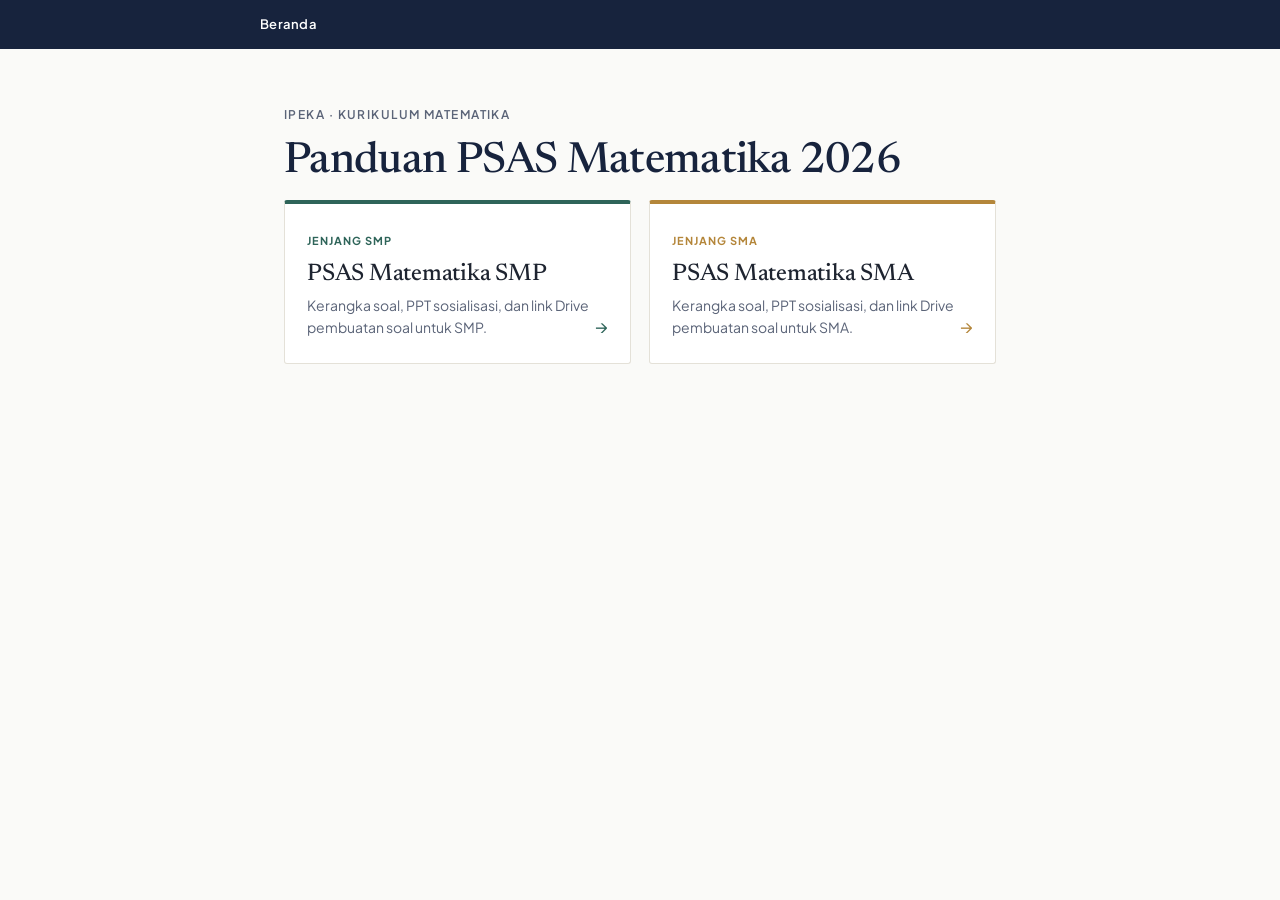
<file: index.html>
<!DOCTYPE html>
<html lang="id">
<head>
<meta charset="UTF-8">
<meta name="viewport" content="width=device-width, initial-scale=1.0">
<title>Panduan PSAS Matematika 2026</title>
<link rel="stylesheet" href="style.css">
</head>
<body>

  <div class="ledger">
    <div class="ledger-inner">
      <span class="current">Beranda</span>
    </div>
  </div>

  <div class="wrap">
    <div class="eyebrow">IPEKA · Kurikulum Matematika</div>
    <h1>Panduan PSAS Matematika 2026</h1>

    <div class="tabs">
      <a class="tab" href="psas-smp.html" style="--tab-accent:#2E6459">
        <div class="tab-label">Jenjang SMP</div>
        <div class="tab-title">PSAS Matematika SMP</div>
        <div class="tab-desc">Kerangka soal, PPT sosialisasi, dan link Drive pembuatan soal untuk SMP.</div>
        <div class="tab-arrow">→</div>
      </a>

      <a class="tab" href="psas-sma.html" style="--tab-accent:#B4863A">
        <div class="tab-label">Jenjang SMA</div>
        <div class="tab-title">PSAS Matematika SMA</div>
        <div class="tab-desc">Kerangka soal, PPT sosialisasi, dan link Drive pembuatan soal untuk SMA.</div>
        <div class="tab-arrow">→</div>
      </a>
    </div>
  </div>

</body>
</html>
</file>
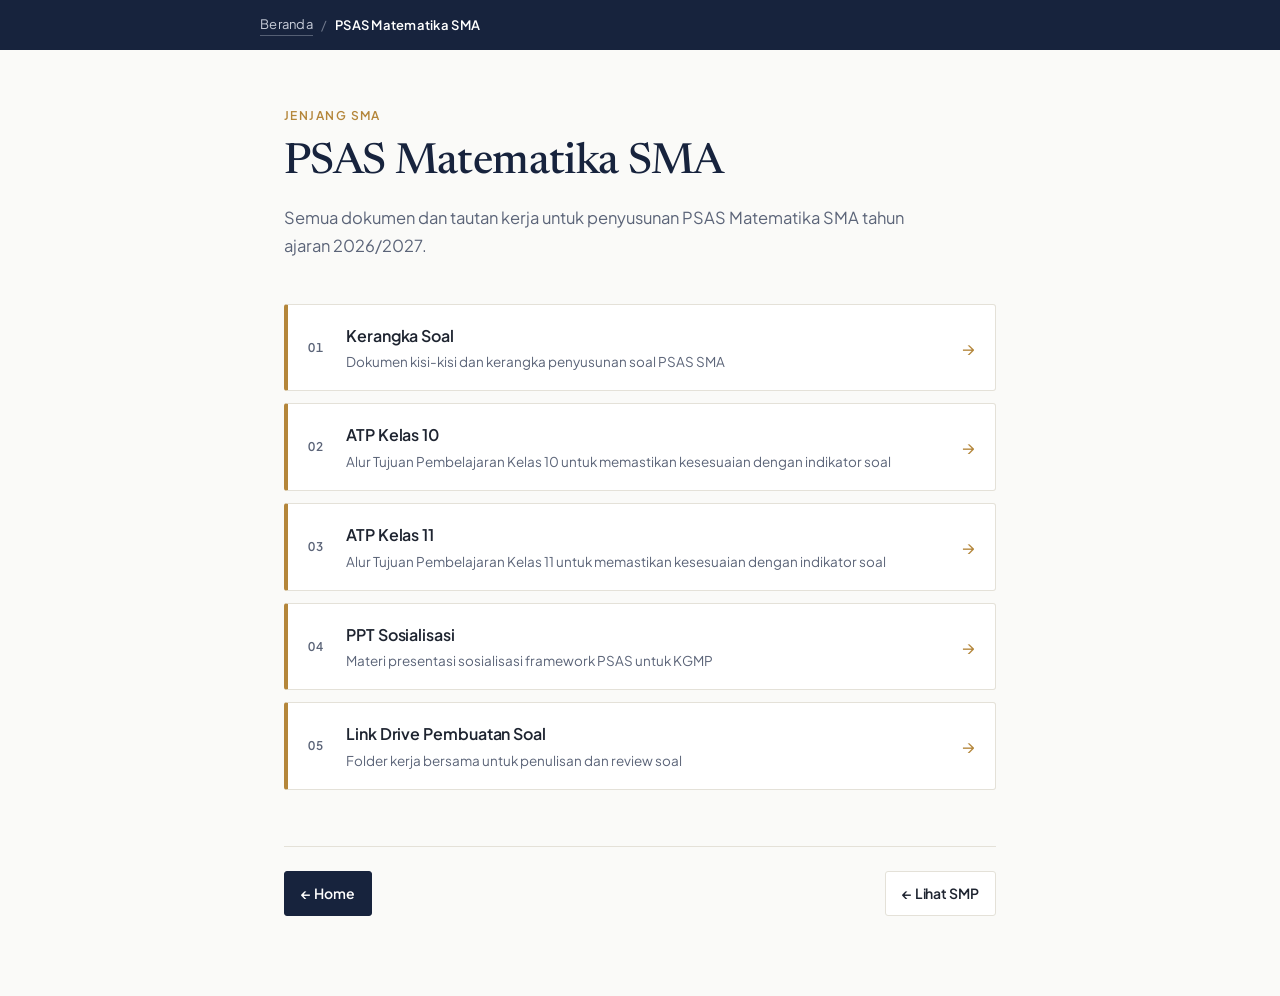
<file: psas-sma.html>
<!DOCTYPE html>
<html lang="id">
<head>
<meta charset="UTF-8">
<meta name="viewport" content="width=device-width, initial-scale=1.0">
<title>PSAS Matematika SMA</title>
<link rel="stylesheet" href="style.css">
</head>
<body>

  <div class="ledger">
    <div class="ledger-inner">
      <a href="index.html">Beranda</a>
      <span class="sep">/</span>
      <span class="current">PSAS Matematika SMA</span>
    </div>
  </div>

  <div class="wrap">
    <div class="eyebrow" style="color:#B4863A">Jenjang SMA</div>
    <h1>PSAS Matematika SMA</h1>
    <p class="subtitle">
      Semua dokumen dan tautan kerja untuk penyusunan PSAS Matematika SMA tahun ajaran 2026/2027.
    </p>

    <div class="index-list">
      <a class="index-card" style="--accent:#B4863A" href="https://docs.google.com/spreadsheets/d/15JR-OZMHgNra7NmUclTWD5eMRgHfvk9NhvmEN7oYWjI/edit?usp=sharing" target="_blank" rel="noopener">
        <span class="num">01</span>
        <span class="body">
          <div class="title">Kerangka Soal</div>
          <div class="desc">Dokumen kisi-kisi dan kerangka penyusunan soal PSAS SMA</div>
        </span>
        <span class="go">→</span>
      </a>

      <a class="index-card" style="--accent:#B4863A" href="https://docs.google.com/spreadsheets/d/1BNs3Qj1BRl6CllESw4NLNcSM38drtffKNY6JiW3wLxw/edit?usp=sharing" target="_blank" rel="noopener">
        <span class="num">02</span>
        <span class="body">
          <div class="title">ATP Kelas 10</div>
          <div class="desc">Alur Tujuan Pembelajaran Kelas 10 untuk memastikan kesesuaian dengan indikator soal</div>
        </span>
        <span class="go">→</span>
      </a>
      
      <a class="index-card" style="--accent:#B4863A" href="https://docs.google.com/spreadsheets/d/1sqrRBGwm8seaDVchJcSD0RqlOk84EKe602Vmdsx3AwY/edit?usp=sharing" target="_blank" rel="noopener">
        <span class="num">03</span>
        <span class="body">
          <div class="title">ATP Kelas 11</div>
          <div class="desc">Alur Tujuan Pembelajaran Kelas 11 untuk memastikan kesesuaian dengan indikator soal</div>
        </span>
        <span class="go">→</span>
      </a>
      
      <a class="index-card" style="--accent:#B4863A" href="https://docs.google.com/presentation/d/1nF60xZehhpHvruzzUgr3u4FWEAdOIaVYYU9lFFpjnKw/edit?usp=sharing" target="_blank" rel="noopener">
        <span class="num">04</span>
        <span class="body">
          <div class="title">PPT Sosialisasi</div>
          <div class="desc">Materi presentasi sosialisasi framework PSAS untuk KGMP</div>
        </span>
        <span class="go">→</span>
      </a>

      <a class="index-card" style="--accent:#B4863A" href="https://drive.google.com/drive/folders/1zq_KMMVDES5uvy68zcAFtz-Jd0BqbMrb?usp=sharing" target="_blank" rel="noopener">
        <span class="num">05</span>
        <span class="body">
          <div class="title">Link Drive Pembuatan Soal</div>
          <div class="desc">Folder kerja bersama untuk penulisan dan review soal</div>
        </span>
        <span class="go">→</span>
      </a>
    </div>

    <div class="footer-nav">
      <a class="nav-btn primary" href="index.html">← Home</a>
      <div class="nav-group">
        <a class="nav-btn" href="psas-smp.html">← Lihat SMP</a>
      </div>
    </div>
  </div>

</body>
</html>
</file>
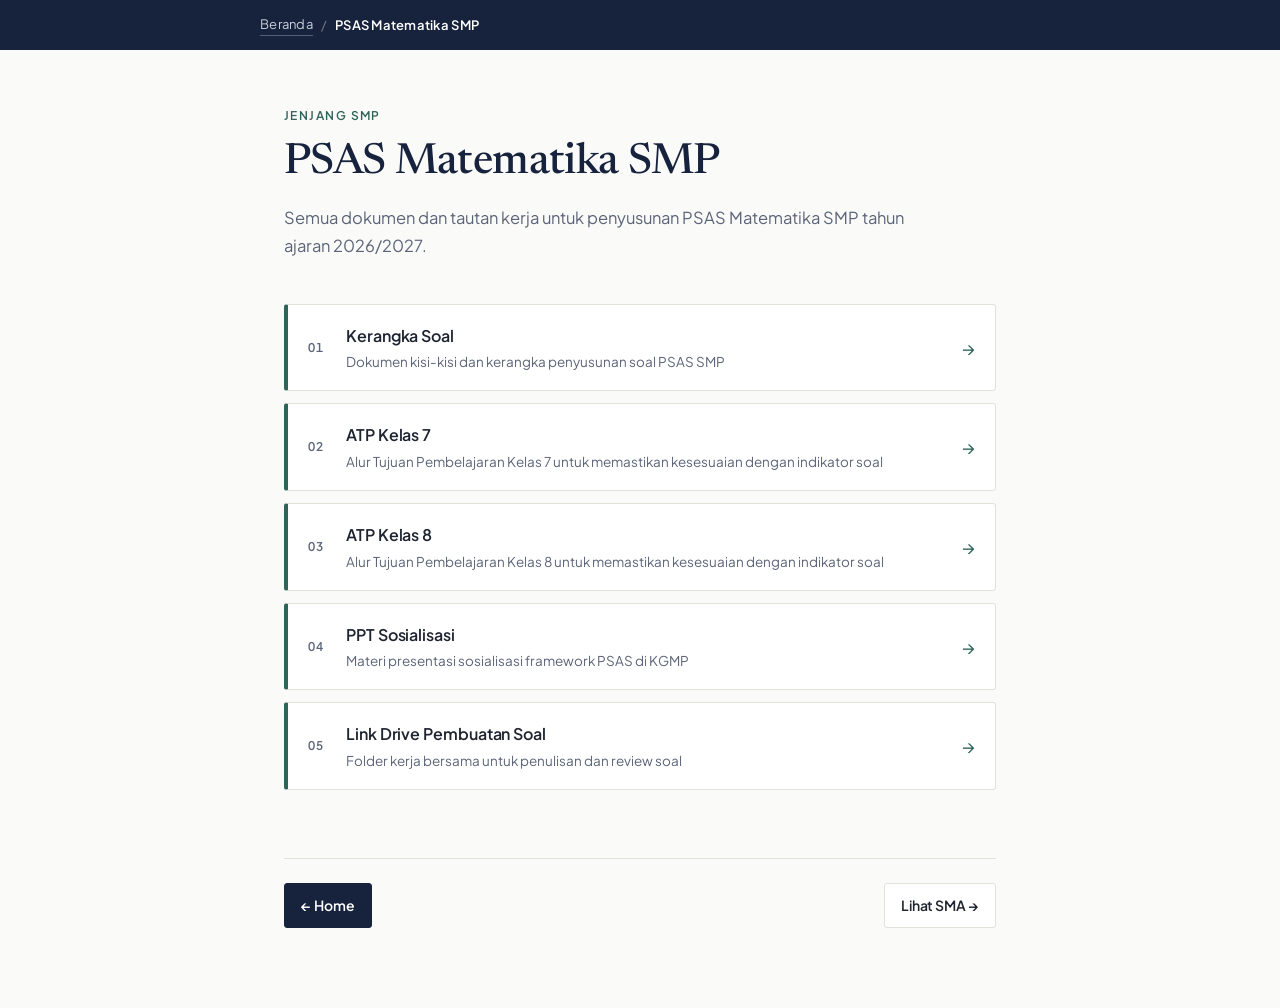
<file: psas-smp.html>
<!DOCTYPE html>
<html lang="id">
<head>
<meta charset="UTF-8">
<meta name="viewport" content="width=device-width, initial-scale=1.0">
<title>PSAS Matematika SMP</title>
<link rel="stylesheet" href="style.css">
</head>
<body>

  <div class="ledger">
    <div class="ledger-inner">
      <a href="index.html">Beranda</a>
      <span class="sep">/</span>
      <span class="current">PSAS Matematika SMP</span>
    </div>
  </div>

  <div class="wrap">
    <div class="eyebrow" style="color:#2E6459">Jenjang SMP</div>
    <h1>PSAS Matematika SMP</h1>
    <p class="subtitle">
      Semua dokumen dan tautan kerja untuk penyusunan PSAS Matematika SMP tahun ajaran 2026/2027.
    </p>

    <div class="index-list">
      <a class="index-card" style="--accent:#2E6459" href="https://docs.google.com/spreadsheets/d/1Ii2ON18Jo7EnhpRhiHVtXYfO2oxtkU8fo71Izkt-jNQ/edit?usp=sharing" target="_blank" rel="noopener">
        <span class="num">01</span>
        <span class="body">
          <div class="title">Kerangka Soal</div>
          <div class="desc">Dokumen kisi-kisi dan kerangka penyusunan soal PSAS SMP</div>
        </span>
        <span class="go">→</span>
      </a>

    <div class="index-list">
      <a class="index-card" style="--accent:#2E6459" href="https://docs.google.com/spreadsheets/d/13aAHZRa8O71NUk0ZfgpSP2SPXVeoOep_kqWIhHnUE0U/edit?usp=sharing" target="_blank" rel="noopener">
        <span class="num">02</span>
        <span class="body">
          <div class="title">ATP Kelas 7</div>
          <div class="desc">Alur Tujuan Pembelajaran Kelas 7 untuk memastikan kesesuaian dengan indikator soal</div>
        </span>
        <span class="go">→</span>
      </a>

<div class="index-list">
      <a class="index-card" style="--accent:#2E6459" href="https://docs.google.com/spreadsheets/d/1kh8pNY2JbpM5m_lgzae-YBWSNywC_Bz8j9d3c4ZtT0o/edit?usp=sharing" target="_blank" rel="noopener">
        <span class="num">03</span>
        <span class="body">
          <div class="title">ATP Kelas 8</div>
          <div class="desc">Alur Tujuan Pembelajaran Kelas 8 untuk memastikan kesesuaian dengan indikator soal</div>
        </span>
        <span class="go">→</span>
      </a>
      
      <a class="index-card" style="--accent:#2E6459" href="https://docs.google.com/presentation/d/1tB_UzyMTIc_6XKub0ZCttbPkNrg5oIZ3yUv3Zsz2eSk/edit?usp=sharing" target="_blank" rel="noopener">
        <span class="num">04</span>
        <span class="body">
          <div class="title">PPT Sosialisasi</div>
          <div class="desc">Materi presentasi sosialisasi framework PSAS di KGMP</div>
        </span>
        <span class="go">→</span>
      </a>

      <a class="index-card" style="--accent:#2E6459" href="https://drive.google.com/drive/folders/13pdlD-t_mG59WrxxhYXwg4n_OSxm1yCp?usp=sharing" target="_blank" rel="noopener">
        <span class="num">05</span>
        <span class="body">
          <div class="title">Link Drive Pembuatan Soal</div>
          <div class="desc">Folder kerja bersama untuk penulisan dan review soal</div>
        </span>
        <span class="go">→</span>
      </a>
    </div>

    <div class="footer-nav">
      <a class="nav-btn primary" href="index.html">← Home</a>
      <div class="nav-group">
        <a class="nav-btn" href="psas-sma.html">Lihat SMA →</a>
      </div>
    </div>
  </div>

</body>
</html>
</file>
<file: style.css>
/* ==========================================================
   Panduan PSAS Matematika 2026 — shared styles
   Palette:
     navy      #17233D  (header / footer / dark surfaces)
     paper     #FAFAF8  (page background)
     ink       #1E2430  (body text)
     slate     #5B6478  (secondary text)
     gold      #B4863A  (SMA accent + primary actions)
     teal      #2E6459  (SMP accent)
     hairline  #E4E1D8  (borders)
   Type:
     display   Newsreader        (judul — serif kontras lembut)
     body      Plus Jakarta Sans (teks & antarmuka)
   ========================================================== */

@import url('https://fonts.googleapis.com/css2?family=Newsreader:opsz,wght@6..72,400;6..72,500;6..72,600&family=Plus+Jakarta+Sans:wght@400;500;600;700&display=swap');

:root {
  --navy: #17233D;
  --paper: #FAFAF8;
  --ink: #1E2430;
  --slate: #5B6478;
  --gold: #B4863A;
  --teal: #2E6459;
  --hairline: #E4E1D8;

  --display: 'Newsreader', Georgia, 'Times New Roman', serif;
  --body: 'Plus Jakarta Sans', -apple-system, BlinkMacSystemFont, 'Segoe UI', sans-serif;
}

* { box-sizing: border-box; }

html, body {
  margin: 0;
  padding: 0;
  background: var(--paper);
  color: var(--ink);
  font-family: var(--body);
  font-size: 16px;
  line-height: 1.65;
  -webkit-font-smoothing: antialiased;
  -moz-osx-font-smoothing: grayscale;
}

.wrap {
  max-width: 760px;
  margin: 0 auto;
  padding: 0 24px 80px;
}

/* ---- top ledger bar (breadcrumb as an index tab) ---- */
.ledger {
  background: var(--navy);
  color: #C9CEDA;
  font-size: 13px;
  letter-spacing: 0.02em;
  padding: 14px 24px;
}
.ledger .ledger-inner {
  max-width: 760px;
  margin: 0 auto;
  display: flex;
  align-items: center;
  gap: 8px;
}
.ledger a { color: #C9CEDA; text-decoration: none; border-bottom: 1px solid rgba(201,206,218,0.35); }
.ledger a:hover { color: #fff; border-color: #fff; }
.ledger .sep { opacity: 0.5; }
.ledger .current { color: #fff; font-weight: 600; }

/* ---- hero / title block ---- */
.eyebrow {
  margin-top: 56px;
  font-size: 12px;
  letter-spacing: 0.12em;
  text-transform: uppercase;
  color: var(--slate);
  font-weight: 600;
}
h1 {
  font-family: var(--display);
  font-optical-sizing: auto;
  font-weight: 500;
  font-size: 43px;
  line-height: 1.14;
  letter-spacing: -0.015em;
  margin: 12px 0 14px;
  color: var(--navy);
}
.subtitle {
  font-size: 16.5px;
  color: var(--slate);
  line-height: 1.7;
  max-width: 54ch;
  margin-bottom: 44px;
}

/* ---- binder tabs (home page: pilih jenjang) ---- */
.tabs {
  display: grid;
  grid-template-columns: 1fr 1fr;
  gap: 18px;
}
@media (max-width: 560px) {
  .tabs { grid-template-columns: 1fr; }
  h1 { font-size: 34px; }
}
.tab {
  position: relative;
  display: block;
  text-decoration: none;
  background: #fff;
  border: 1px solid var(--hairline);
  border-top: 4px solid var(--tab-accent, var(--teal));
  border-radius: 3px;
  padding: 28px 22px 24px;
  transition: transform 0.15s ease, box-shadow 0.15s ease;
}
.tab:hover {
  transform: translateY(-2px);
  box-shadow: 0 10px 24px rgba(23,35,61,0.10);
}
.tab .tab-label {
  font-size: 11px;
  letter-spacing: 0.09em;
  text-transform: uppercase;
  font-weight: 700;
  color: var(--tab-accent, var(--teal));
  margin-bottom: 10px;
}
.tab .tab-title {
  font-family: var(--display);
  font-optical-sizing: auto;
  font-weight: 500;
  font-size: 24px;
  line-height: 1.2;
  letter-spacing: -0.01em;
  color: var(--ink);
  margin-bottom: 6px;
}
.tab .tab-desc {
  font-size: 14px;
  line-height: 1.55;
  color: var(--slate);
}
.tab .tab-arrow {
  position: absolute;
  right: 22px;
  bottom: 22px;
  font-size: 18px;
  color: var(--tab-accent, var(--teal));
}

/* ---- resource index cards (sub pages) ---- */
.index-list {
  display: flex;
  flex-direction: column;
  gap: 12px;
}
.index-card {
  display: flex;
  align-items: center;
  justify-content: space-between;
  gap: 16px;
  text-decoration: none;
  background: #fff;
  border: 1px solid var(--hairline);
  border-left: 4px solid var(--accent, var(--teal));
  border-radius: 3px;
  padding: 18px 20px;
  transition: background 0.15s ease, transform 0.15s ease;
}
.index-card:hover {
  background: #F5F3EC;
  transform: translateX(2px);
}
.index-card .num {
  font-size: 12px;
  font-weight: 600;
  letter-spacing: 0.06em;
  font-variant-numeric: tabular-nums;
  color: var(--slate);
  min-width: 22px;
}
.index-card .body { flex: 1; }
.index-card .title {
  font-size: 16px;
  font-weight: 600;
  letter-spacing: -0.005em;
  color: var(--ink);
  margin-bottom: 3px;
}
.index-card .desc {
  font-size: 13.5px;
  line-height: 1.5;
  color: var(--slate);
}
.index-card .go {
  color: var(--accent, var(--teal));
  font-size: 18px;
}

/* ---- footer nav ---- */
.footer-nav {
  margin-top: 56px;
  padding-top: 24px;
  border-top: 1px solid var(--hairline);
  display: flex;
  align-items: center;
  justify-content: space-between;
  gap: 12px;
  flex-wrap: wrap;
}
.nav-btn {
  display: inline-flex;
  align-items: center;
  gap: 6px;
  text-decoration: none;
  font-family: var(--body);
  font-size: 14px;
  font-weight: 600;
  letter-spacing: -0.005em;
  padding: 10px 16px;
  border-radius: 3px;
  border: 1px solid var(--hairline);
  color: var(--ink);
  background: #fff;
}
.nav-btn:hover { background: #F5F3EC; }
.nav-btn.primary {
  background: var(--navy);
  border-color: var(--navy);
  color: #fff;
}
.nav-btn.primary:hover { background: #223056; }
.nav-group { display: flex; gap: 10px; flex-wrap: wrap; }

/* focus visibility */
a:focus-visible, button:focus-visible {
  outline: 2px solid var(--gold);
  outline-offset: 2px;
}
</file>
